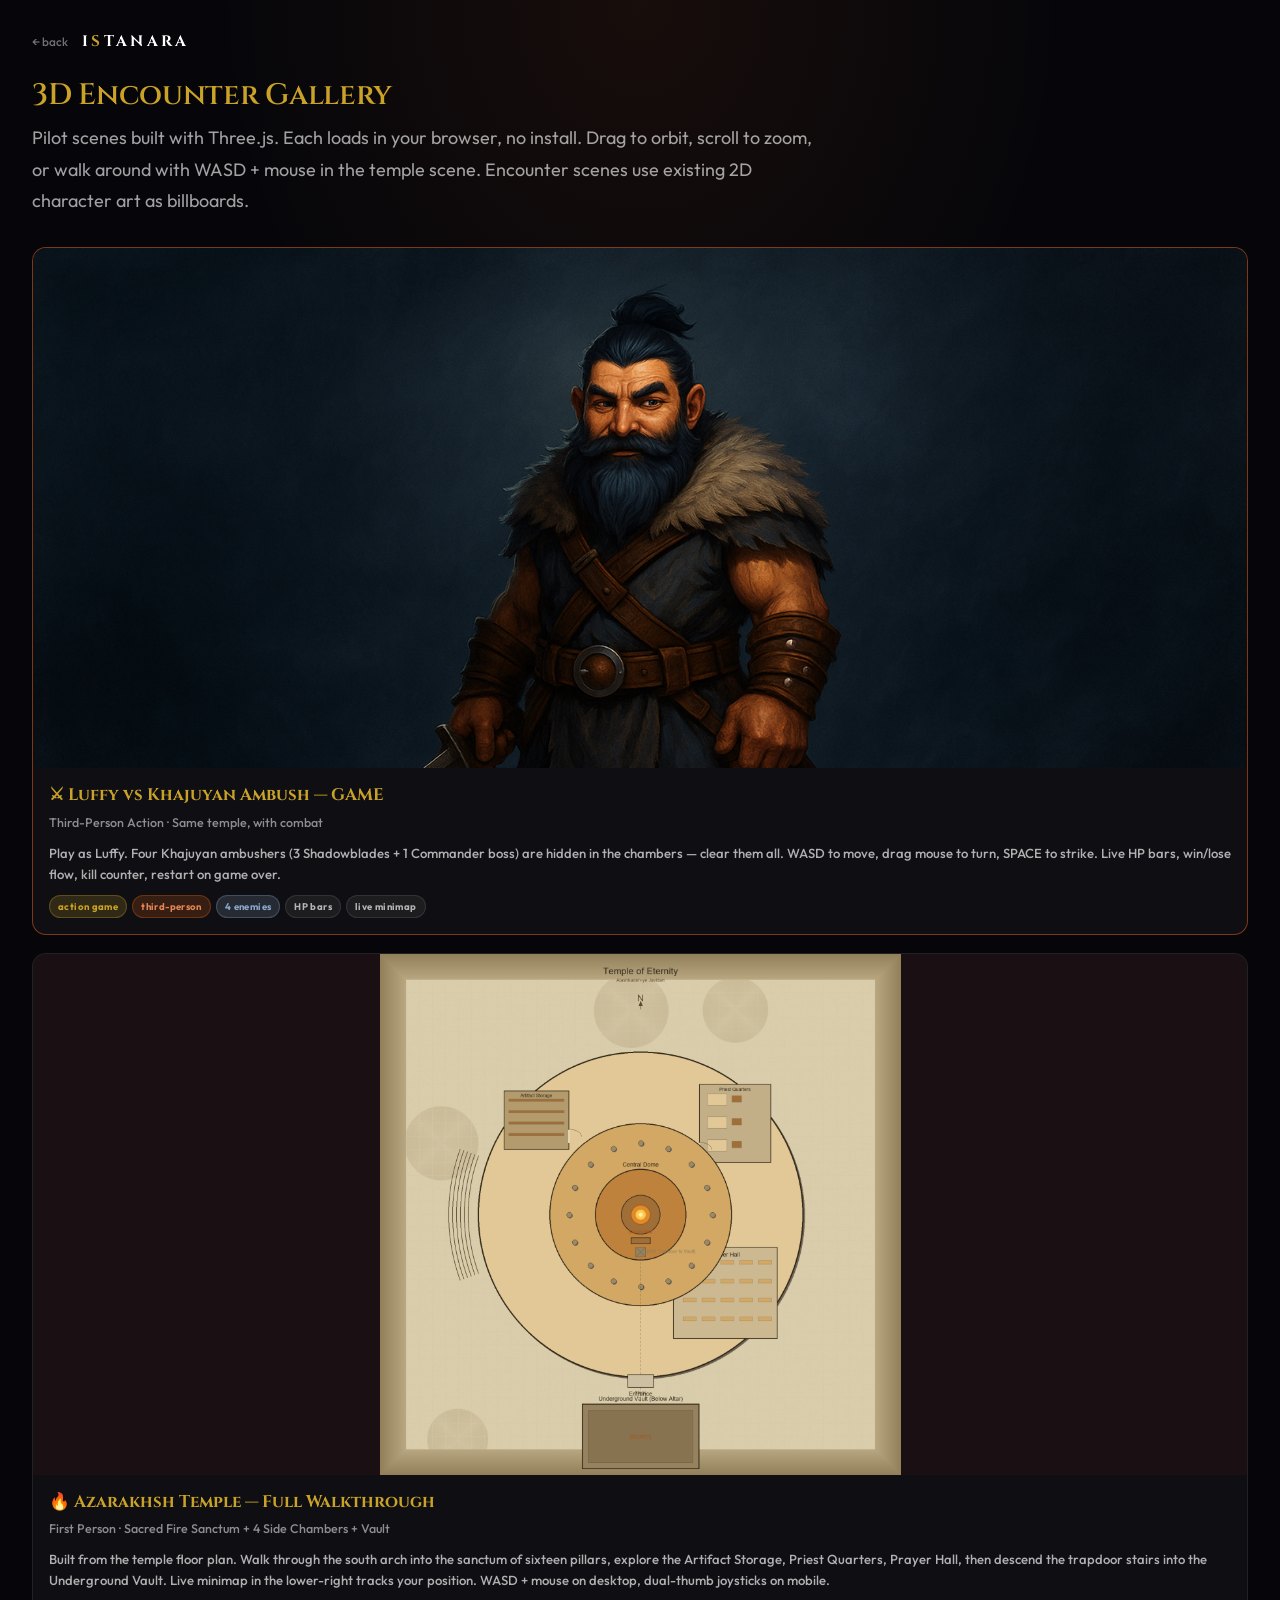
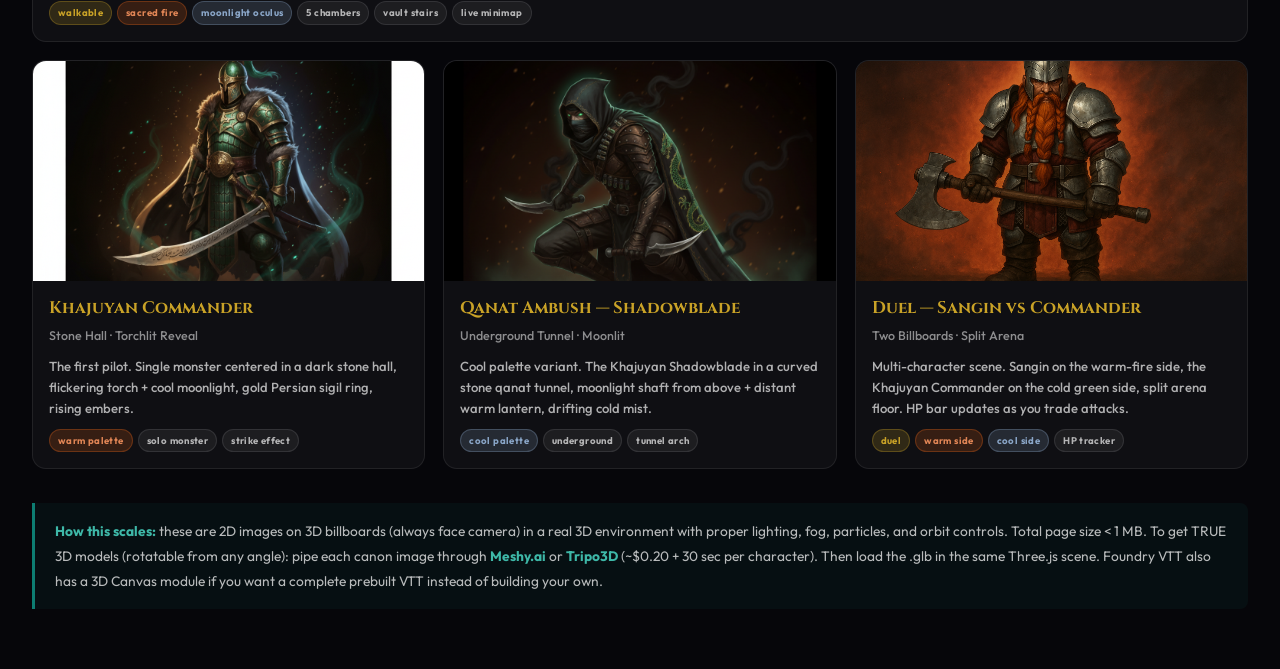
<file: index.html>
<!DOCTYPE html>
<html lang="en">
<head>
<meta charset="UTF-8">
<meta name="viewport" content="width=device-width, initial-scale=1.0">
<title>Istanara — 3D Encounter Gallery</title>
<link rel="stylesheet" href="styles/istanara-typography.css">
<link href="https://fonts.googleapis.com/css2?family=Cinzel:wght@500;700&family=Outfit:wght@300;400;500;600;700&display=swap" rel="stylesheet">
<style>
  *, *::before, *::after { margin:0; padding:0; box-sizing:border-box; }
  body { background:#06060a; color:#f5f5f5; font-family:'Outfit',sans-serif; min-height:100vh; padding:30px 32px 60px;
    background-image: radial-gradient(ellipse 60% 40% at 50% 0%, rgba(232,101,26,0.08), transparent 55%); }
  .topbar { display:flex; gap:14px; align-items:center; margin-bottom:24px; }
  .logo { font-family:'Cinzel',serif; font-size:0.95rem; font-weight:700; letter-spacing:0.22em; color:#fff; text-decoration:none; }
  .logo span { color:#c9a227; }
  .back { font-size:0.74rem; color:rgba(245,245,245,0.45); text-decoration:none; }
  .back:hover { color:#fff; }

  h1 { font-family:'Cinzel',serif; font-size:1.85rem; color:#c9a227; margin-bottom:10px; }
  p.lead { color:rgba(245,245,245,0.65); max-width:780px; line-height:1.75; margin-bottom:30px; }

  .grid { display:grid; grid-template-columns:repeat(auto-fill, minmax(320px, 1fr)); gap:18px; }
  .card { background:rgba(255,255,255,0.04); border:1px solid rgba(255,255,255,0.08); border-radius:14px; overflow:hidden; text-decoration:none; color:inherit; transition:all 0.18s; display:flex; flex-direction:column; }
  .card:hover { transform:translateY(-3px); border-color:#c9a227; box-shadow:0 12px 40px rgba(0,0,0,0.5); }
  .card .preview { width:100%; aspect-ratio:16/9; background-size:cover; background-position:center; position:relative; }
  .card .preview::after { content:'⛶ open 3D scene'; position:absolute; inset:0; background:rgba(0,0,0,0.55); display:flex; align-items:center; justify-content:center; opacity:0; transition:opacity 0.2s; font-size:0.92rem; font-weight:700; letter-spacing:0.06em; color:#c9a227; }
  .card:hover .preview::after { opacity:1; }
  .card .meta { padding:14px 16px 16px; }
  .card .name { font-family:'Cinzel',serif; font-size:1.05rem; font-weight:700; color:#c9a227; }
  .card .sub { font-size:0.78rem; color:rgba(245,245,245,0.55); margin-top:4px; }
  .card .desc { font-size:0.82rem; line-height:1.6; color:rgba(245,245,245,0.7); margin-top:10px; }
  .card .badges { display:flex; gap:5px; margin-top:10px; flex-wrap:wrap; }
  .badge { font-size:0.6rem; font-weight:700; padding:3px 8px; border-radius:100px; background:rgba(245,245,245,0.06); color:rgba(245,245,245,0.7); border:1px solid rgba(245,245,245,0.1); letter-spacing:0.04em; }
  .badge.warm { background:rgba(232,101,26,0.18); color:#e08555; border-color:rgba(232,101,26,0.3); }
  .badge.cool { background:rgba(138,166,200,0.18); color:#8aa6c8; border-color:rgba(138,166,200,0.3); }
  .badge.duel { background:rgba(201,162,39,0.18); color:#c9a227; border-color:rgba(201,162,39,0.3); }

  .note { margin-top:34px; padding:16px 20px; background:rgba(13,125,114,0.08); border-inline-start:3px solid #0d7d72; border-radius:0 8px 8px 0; font-size:0.86rem; line-height:1.8; color:rgba(245,245,245,0.75); }
  .note b { color:#3eb8a8; }
</style>
</head>
<body>

<div class="topbar">
  <a href="./" class="back">← back</a>
  <a href="./" class="logo">I<span>S</span>TANARA</a>
</div>

<h1>3D Encounter Gallery</h1>
<p class="lead">Pilot scenes built with Three.js. Each loads in your browser, no install. Drag to orbit, scroll to zoom, or walk around with WASD + mouse in the temple scene. Encounter scenes use existing 2D character art as billboards.</p>

<div class="grid">

  <a class="card" href="temple-game.html" style="grid-column: 1 / -1; border-color:rgba(232,101,26,0.5);">
    <div class="preview" style="background-image:url('assets/luffy_standing_landscape.png'); aspect-ratio:21/9; background-size:cover; background-position:center top; background-color:#1a1014;"></div>
    <div class="meta">
      <div class="name">⚔ Luffy vs Khajuyan Ambush — GAME</div>
      <div class="sub">Third-Person Action · Same temple, with combat</div>
      <div class="desc">Play as Luffy. Four Khajuyan ambushers (3 Shadowblades + 1 Commander boss) are hidden in the chambers — clear them all. WASD to move, drag mouse to turn, SPACE to strike. Live HP bars, win/lose flow, kill counter, restart on game over.</div>
      <div class="badges"><span class="badge duel">action game</span><span class="badge warm">third-person</span><span class="badge cool">4 enemies</span><span class="badge">HP bars</span><span class="badge">live minimap</span></div>
    </div>
  </a>

  <a class="card" href="temple-walkthrough.html" style="grid-column: 1 / -1;">
    <div class="preview" style="background-image:url('assets/floor-temple-eternity.png'); aspect-ratio:21/9; background-size:contain; background-repeat:no-repeat; background-position:center; background-color:#1a1014;"></div>
    <div class="meta">
      <div class="name">🔥 Azarakhsh Temple — Full Walkthrough</div>
      <div class="sub">First Person · Sacred Fire Sanctum + 4 Side Chambers + Vault</div>
      <div class="desc">Built from the temple floor plan. Walk through the south arch into the sanctum of sixteen pillars, explore the Artifact Storage, Priest Quarters, Prayer Hall, then descend the trapdoor stairs into the Underground Vault. Live minimap in the lower-right tracks your position. WASD + mouse on desktop, dual-thumb joysticks on mobile.</div>
      <div class="badges"><span class="badge duel">walkable</span><span class="badge warm">sacred fire</span><span class="badge cool">moonlight oculus</span><span class="badge">5 chambers</span><span class="badge">vault stairs</span><span class="badge">live minimap</span></div>
    </div>
  </a>

  <a class="card" href="encounter-pilot.html">
    <div class="preview" style="background-image:url('assets/khajuyan-commander.png');"></div>
    <div class="meta">
      <div class="name">Khajuyan Commander</div>
      <div class="sub">Stone Hall · Torchlit Reveal</div>
      <div class="desc">The first pilot. Single monster centered in a dark stone hall, flickering torch + cool moonlight, gold Persian sigil ring, rising embers.</div>
      <div class="badges"><span class="badge warm">warm palette</span><span class="badge">solo monster</span><span class="badge">strike effect</span></div>
    </div>
  </a>

  <a class="card" href="encounter-qanat.html">
    <div class="preview" style="background-image:url('assets/khajuyan-shadowblade.png');"></div>
    <div class="meta">
      <div class="name">Qanat Ambush — Shadowblade</div>
      <div class="sub">Underground Tunnel · Moonlit</div>
      <div class="desc">Cool palette variant. The Khajuyan Shadowblade in a curved stone qanat tunnel, moonlight shaft from above + distant warm lantern, drifting cold mist.</div>
      <div class="badges"><span class="badge cool">cool palette</span><span class="badge">underground</span><span class="badge">tunnel arch</span></div>
    </div>
  </a>

  <a class="card" href="encounter-duel.html">
    <div class="preview" style="background-image:url('assets/sangin_standing_landscape.png');"></div>
    <div class="meta">
      <div class="name">Duel — Sangin vs Commander</div>
      <div class="sub">Two Billboards · Split Arena</div>
      <div class="desc">Multi-character scene. Sangin on the warm-fire side, the Khajuyan Commander on the cold green side, split arena floor. HP bar updates as you trade attacks.</div>
      <div class="badges"><span class="badge duel">duel</span><span class="badge warm">warm side</span><span class="badge cool">cool side</span><span class="badge">HP tracker</span></div>
    </div>
  </a>

</div>

<div class="note">
  <b>How this scales:</b> these are 2D images on 3D billboards (always face camera) in a real 3D environment with proper lighting, fog, particles, and orbit controls. Total page size &lt; 1 MB. To get TRUE 3D models (rotatable from any angle): pipe each canon image through <b>Meshy.ai</b> or <b>Tripo3D</b> (~$0.20 + 30 sec per character). Then load the .glb in the same Three.js scene. Foundry VTT also has a 3D Canvas module if you want a complete prebuilt VTT instead of building your own.
</div>

</body>
</html>
</file>
<file: styles/istanara-typography.css>
/* ════════════════════════════════════════════════════════════════════════════
   ISTANARA TYPOGRAPHY STANDARD — v1.0
   The one font + size system for the entire platform.
   Import from every HTML page:
     <link rel="stylesheet" href="/public/styles/istanara-typography.css">
   ════════════════════════════════════════════════════════════════════════════ */

@import url('https://fonts.googleapis.com/css2?family=Cinzel:wght@400;500;600;700&family=Outfit:wght@300;400;500;600;700&family=Vazirmatn:wght@300;400;500;600;700&display=swap');

:root {
    /* ───── Font families ─────
       Headings: Cinzel (ancient, serif, ceremonial)
       Body:     Outfit (modern sans, reads cleanly on dark)
       Persian:  Vazirmatn (RTL, matches Outfit's weight) */
    --font-heading: 'Cinzel', 'Trajan Pro', Georgia, serif;
    --font-body:    'Outfit', -apple-system, BlinkMacSystemFont, 'Segoe UI', sans-serif;
    --font-persian: 'Vazirmatn', 'Tahoma', sans-serif;
    --font-mono:    'JetBrains Mono', 'Fira Code', Consolas, monospace;

    /* ───── Font size scale (18px base) ─────
       Every size is a rem so the scale compounds cleanly.
       Use these tokens everywhere. Do not hardcode px or sub-rem sizes. */
    --fs-xs:    0.875rem;  /* 14px — tiny meta, tags, captions, footnotes */
    --fs-sm:    1rem;      /* 16px — nav links, small buttons, labels */
    --fs-base:  1.125rem;  /* 18px — BODY DEFAULT (paragraphs, lists) */
    --fs-md:    1.25rem;   /* 20px — emphasized body, large buttons */
    --fs-lg:    1.5rem;    /* 24px — sub-headings, card titles */
    --fs-xl:    2rem;      /* 32px — section headings */
    --fs-2xl:   2.75rem;   /* 44px — page titles */
    --fs-hero:  clamp(2.5rem, 5vw, 5rem);  /* responsive hero titles */

    /* ───── Line heights ───── */
    --lh-tight:   1.15;   /* headings */
    --lh-snug:    1.35;   /* sub-headings, buttons */
    --lh-normal:  1.6;    /* body copy */
    --lh-loose:   1.75;   /* long-form prose */

    /* ───── Letter spacing ───── */
    --ls-tight:   -0.01em;
    --ls-normal:   0;
    --ls-wide:     0.08em;   /* small caps, button labels */
    --ls-wider:    0.18em;   /* logo-style */

    /* ───── Font weights ───── */
    --fw-light:    300;
    --fw-regular:  400;
    --fw-medium:   500;
    --fw-semibold: 600;
    --fw-bold:     700;
}

/* ════════════════════════════════════════════════════════════════════════════
   BASE RULES
   Applied to every page that imports this file.
   ════════════════════════════════════════════════════════════════════════════ */

html {
    font-size: 16px;  /* keeps rem math simple; 1rem = 16px */
    -webkit-text-size-adjust: 100%;
}

body {
    font-family: var(--font-body);
    font-size: var(--fs-base);     /* 18px default body */
    line-height: var(--lh-normal);
    font-weight: var(--fw-regular);
    -webkit-font-smoothing: antialiased;
    -moz-osx-font-smoothing: grayscale;
    text-rendering: optimizeLegibility;
}

/* ───── Headings: Cinzel, tight ───── */
h1, h2, h3, h4, h5, h6,
.heading {
    font-family: var(--font-heading);
    font-weight: var(--fw-semibold);
    line-height: var(--lh-tight);
    letter-spacing: var(--ls-tight);
}

h1 { font-size: var(--fs-2xl); }   /* 44px */
h2 { font-size: var(--fs-xl); }    /* 32px */
h3 { font-size: var(--fs-lg); }    /* 24px */
h4 { font-size: var(--fs-md); }    /* 20px */
h5 { font-size: var(--fs-base); }  /* 18px */
h6 { font-size: var(--fs-sm); letter-spacing: var(--ls-wide); text-transform: uppercase; }

/* ───── Paragraphs & body copy ───── */
p,
li,
dd,
blockquote {
    font-size: var(--fs-base);
    line-height: var(--lh-normal);
}

small,
.text-xs { font-size: var(--fs-xs); }
.text-sm { font-size: var(--fs-sm); }
.text-md { font-size: var(--fs-md); }
.text-lg { font-size: var(--fs-lg); }

/* ───── Links ───── */
a {
    font-size: inherit;
    font-weight: var(--fw-medium);
}

/* ───── Buttons ───── */
button,
.btn,
input[type="button"],
input[type="submit"] {
    font-family: var(--font-body);
    font-size: var(--fs-sm);
    font-weight: var(--fw-medium);
    line-height: var(--lh-snug);
}

.btn-lg   { font-size: var(--fs-md); }
.btn-sm   { font-size: var(--fs-xs); }

/* ───── Inputs ───── */
input,
textarea,
select {
    font-family: var(--font-body);
    font-size: var(--fs-base);
    line-height: var(--lh-snug);
}

/* ───── Persian / RTL ───── */
[lang="fa"],
[dir="rtl"],
.persian {
    font-family: var(--font-persian);
}

/* ───── Code ───── */
code, pre, kbd, samp {
    font-family: var(--font-mono);
    font-size: 0.95em;
}

/* ════════════════════════════════════════════════════════════════════════════
   UTILITY CLASSES
   Use these when you cannot apply a semantic tag.
   ════════════════════════════════════════════════════════════════════════════ */

.font-heading  { font-family: var(--font-heading) !important; }
.font-body     { font-family: var(--font-body) !important; }
.font-persian  { font-family: var(--font-persian) !important; }

.fw-light      { font-weight: var(--fw-light); }
.fw-regular    { font-weight: var(--fw-regular); }
.fw-medium     { font-weight: var(--fw-medium); }
.fw-semibold   { font-weight: var(--fw-semibold); }
.fw-bold       { font-weight: var(--fw-bold); }

.tracking-tight   { letter-spacing: var(--ls-tight); }
.tracking-normal  { letter-spacing: var(--ls-normal); }
.tracking-wide    { letter-spacing: var(--ls-wide); }
.tracking-wider   { letter-spacing: var(--ls-wider); }

.leading-tight    { line-height: var(--lh-tight); }
.leading-snug     { line-height: var(--lh-snug); }
.leading-normal   { line-height: var(--lh-normal); }
.leading-loose    { line-height: var(--lh-loose); }

/* ════════════════════════════════════════════════════════════════════════════
   RESPONSIVE SCALING
   Gently shrink the scale on phones so layouts don't break.
   ════════════════════════════════════════════════════════════════════════════ */

@media (max-width: 768px) {
    :root {
        --fs-xs:   0.8125rem;  /* 13px */
        --fs-sm:   0.9375rem;  /* 15px */
        --fs-base: 1rem;       /* 16px — still readable */
        --fs-md:   1.125rem;   /* 18px */
        --fs-lg:   1.3125rem;  /* 21px */
        --fs-xl:   1.75rem;    /* 28px */
        --fs-2xl:  2.25rem;    /* 36px */
    }
}
</file>
